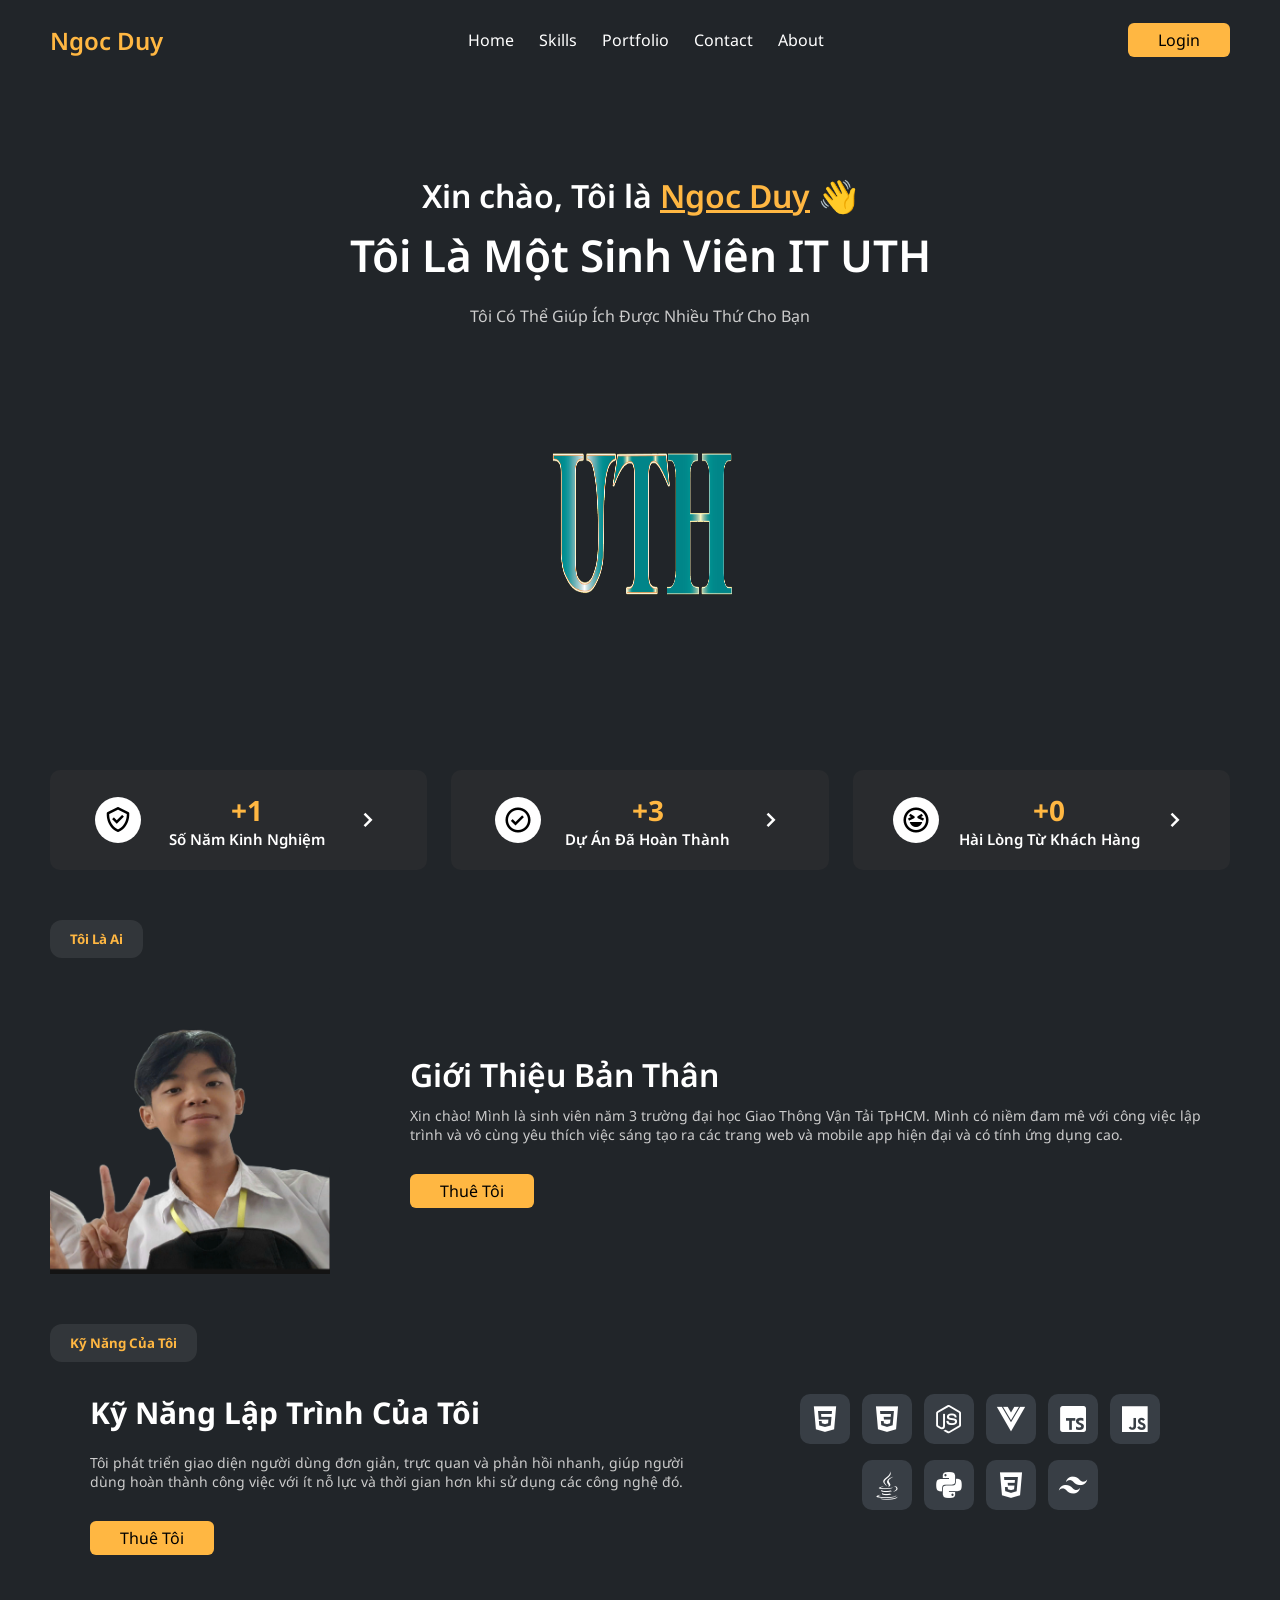
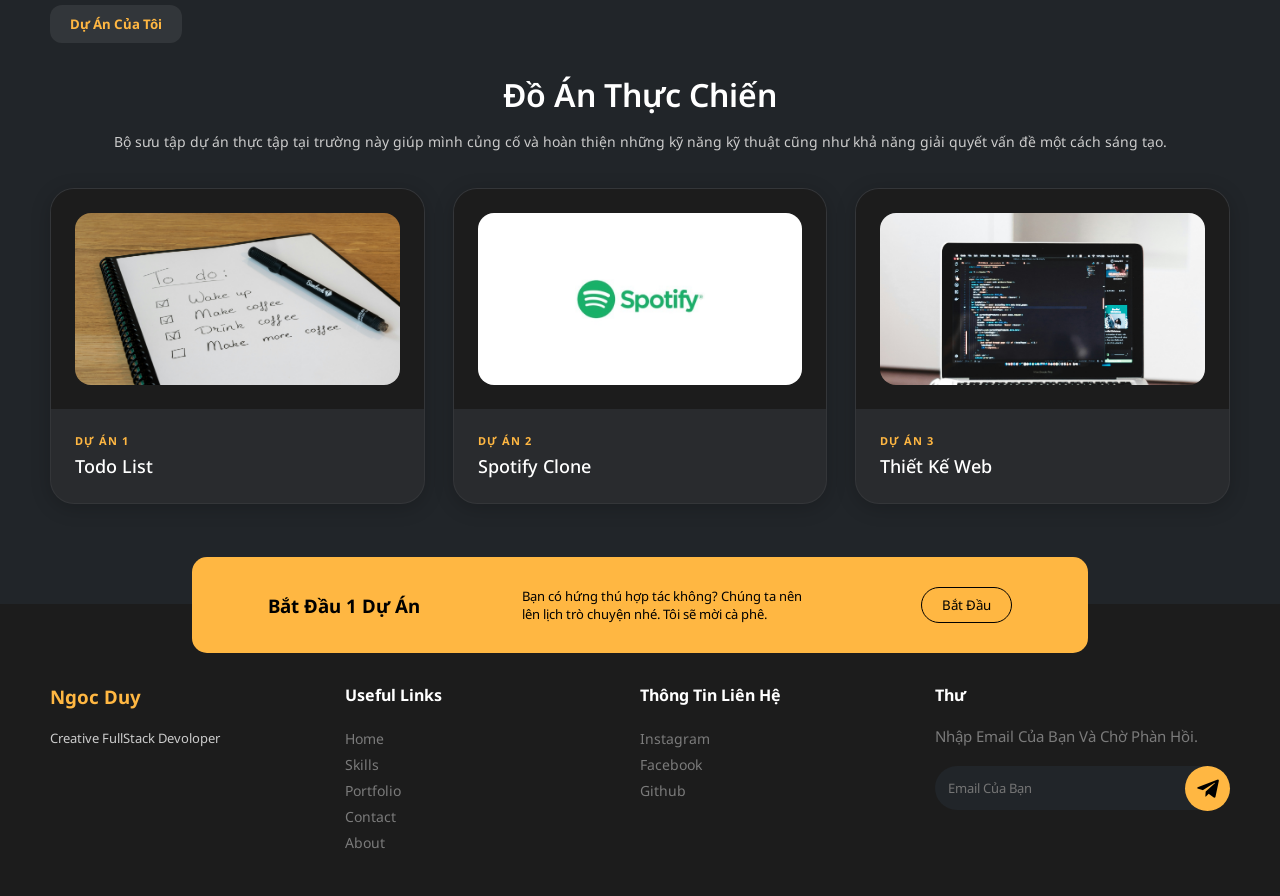
<file: index.html>
<!doctype html>
<html lang="en">
  <head>
    <meta charset="UTF-8" />
    <meta name="viewport" content="width=device-width, initial-scale=1.0" />
    <link
      href="https://unpkg.com/boxicons@2.1.4/css/boxicons.min.css"
      rel="stylesheet"
    />
    <link rel="stylesheet" href="./assets/css/root.css" />
    <link rel="stylesheet" href="./assets/css/style.css" />
    <title>Portfolio NgocDuy</title>
  </head>
  <body>
    <div class="navbar">
      <h2>Ngoc Duy</h2>
      <ul>
        <li><a href="#">Home</a></li>
        <li><a href="#">Skills</a></li>
        <li><a href="#">Portfolio</a></li>
        <li><a href="#">Contact</a></li>
        <li><a href="#">About</a></li>
      </ul>
      <button class="login-btn"><a href="login.html">Login</a></button>
    </div>

    <div class="main">
      <h4>Xin chào, Tôi là <span>Ngoc Duy</span> 👋</h4>
      <p class="title">Tôi Là Một Sinh Viên IT UTH</p>
      <p class="subtitle">Tôi Có Thể Giúp Ích Được Nhiều Thứ Cho Bạn</p>
      <img src="./assets/images/ut-logo.png" alt="" />
    </div>

    <div class="guarantee">
      <div class="item">
        <div class="icon">
          <i class="bx bx-check-shield"></i>
        </div>
        <div class="info">
          <h3>+1</h3>
          <p>Số Năm Kinh Nghiệm</p>
        </div>
        <i class="bx bx-chevron-right"></i>
      </div>
      <div class="item">
        <div class="icon">
          <i class="bx bx-check-circle"></i>
        </div>
        <div class="info">
          <h3>+3</h3>
          <p>Dự Án Đã Hoàn Thành</p>
        </div>
        <i class="bx bx-chevron-right"></i>
      </div>
      <div class="item">
        <div class="icon">
          <i class="bx bx-laugh"></i>
        </div>
        <div class="info">
          <h3>+0</h3>
          <p>Hài Lòng Từ Khách Hàng</p>
        </div>
        <i class="bx bx-chevron-right"></i>
      </div>
    </div>

    <h5 class="seprator">Tôi Là Ai</h5>

    <div class="about">
      <img src="./assets/images/image2.jpg" />
      <div class="info">
        <h3>Giới Thiệu Bản Thân</h3>
        <p>
          Xin chào! Mình là sinh viên năm 3 trường đại học Giao Thông Vận Tải
          TpHCM. Mình có niềm đam mê với công việc lập trình và vô cùng yêu
          thích việc sáng tạo ra các trang web và mobile app hiện đại và có tính
          ứng dụng cao.
        </p>
        <button class="login-btn hire-btn">Thuê Tôi</button>
      </div>
    </div>

    <h5 class="seprator">Kỹ Năng Của Tôi</h5>

    <div class="skills">
      <div class="left">
        <div class="info">
          <h3>Kỹ Năng Lập Trình Của Tôi</h3>
          <p>
            Tôi phát triển giao diện người dùng đơn giản, trực quan và phản hồi
            nhanh, giúp người dùng hoàn thành công việc với ít nỗ lực và thời
            gian hơn khi sử dụng các công nghệ đó.
          </p>
        </div>
        <button class="login-btn hire-btn">Thuê Tôi</button>
      </div>

      <div class="right">
        <div class="item"><i class="bx bxl-html5"></i></div>
        <div class="item"><i class="bx bxl-css3"></i></div>
        <div class="item"><i class="bx bxl-nodejs"></i></div>
        <div class="item"><i class="bx bxl-vuejs"></i></div>
        <div class="item"><i class="bx bxl-typescript"></i></div>
        <div class="item"><i class="bx bxl-javascript"></i></div>
        <div class="item"><i class="bx bxl-java"></i></div>
        <div class="item"><i class="bx bxl-python"></i></div>
        <div class="item"><i class="bx bxl-css3"></i></div>
        <div class="item"><i class="bx bxl-tailwind-css"></i></div>
      </div>
    </div>

    <h5 class="seprator">Dự Án Của Tôi</h5>

    <section class="projects__section">
      <div class="project">
        <div class="left">
          <div class="info">
            <h3>Đồ Án Thực Chiến</h3>
            <p>
              Bộ sưu tập dự án thực tập tại trường này giúp mình củng cố và hoàn
              thiện những kỹ năng kỹ thuật cũng như khả năng giải quyết vấn đề
              một cách sáng tạo.
            </p>
          </div>
        </div>

        <div class="projects__cards_container">
          <a href="https://github.com/nnduy-tech" target="_blank">
            <div class="projects_cards">
              <div class="projects__cards_wrapper">
                <img
                  src="./assets/images/project1.jpg"
                  alt="project1"
                  class="projects__cards_img"
                />
              </div>
              <div class="projects__cards_titles">
                <h4>dự án 1</h4>
                <h3>Todo List</h3>
              </div>
            </div>
          </a>

          <a href="https://github.com/nnduy-tech" target="_blank">
            <div class="projects_cards">
              <div class="projects__cards_wrapper">
                <img
                  src="./assets/images/project2.jpg"
                  alt="project1"
                  class="projects__cards_img"
                />
              </div>
              <div class="projects__cards_titles">
                <h4>dự án 2</h4>
                <h3>spotify clone</h3>
              </div>
            </div>
          </a>

          <a href="https://github.com/nnduy-tech" target="_blank">
            <div class="projects_cards">
              <div class="projects__cards_wrapper">
                <img
                  src="./assets/images/project3.jpg"
                  alt="project1"
                  class="projects__cards_img"
                />
              </div>
              <div class="projects__cards_titles">
                <h4>dự án 3</h4>
                <h3>Thiết kế web</h3>
              </div>
            </div>
          </a>
        </div>
      </div>
    </section>

    <footer>
      <div class="start">
        <h3>Bắt Đầu 1 Dự Án</h3>
        <p>
          Bạn có hứng thú hợp tác không? Chúng ta nên lên lịch trò chuyện nhé.
          Tôi sẽ mời cà phê.
        </p>
        <button>Bắt Đầu</button>
      </div>

      <div class="cols">
        <div class="about-col">
          <h3>Ngoc Duy</h3>
          <p>Creative FullStack Devoloper</p>
        </div>

        <div class="links-col">
          <h4>Useful Links</h4>
          <a href="#">Home</a>
          <a href="#">Skills</a>
          <a href="#">Portfolio</a>
          <a href="#">Contact</a>
          <a href="#">About</a>
        </div>

        <div class="links-col">
          <h4>Thông Tin Liên Hệ</h4>
          <a href="https://www.instagram.com/n.ng_dyi/" target="_blank"
            >Instagram</a
          >
          <a
            href="https://www.facebook.com/duy.nguyenngoc.376043"
            target="_blank"
            >Facebook</a
          >
          <a href="https://github.com/nnduy-tech" target="_blank">Github</a>
        </div>

        <div class="news-col">
          <h4>Thư</h4>
          <p>Nhập Email Của Bạn Và Chờ Phàn Hồi.</p>

          <form>
            <input type="email" placeholder="Email Của Bạn" />
            <button><i class="bx bxl-telegram"></i></button>
          </form>
        </div>
      </div>
    </footer>
  </body>
</html>
</file>
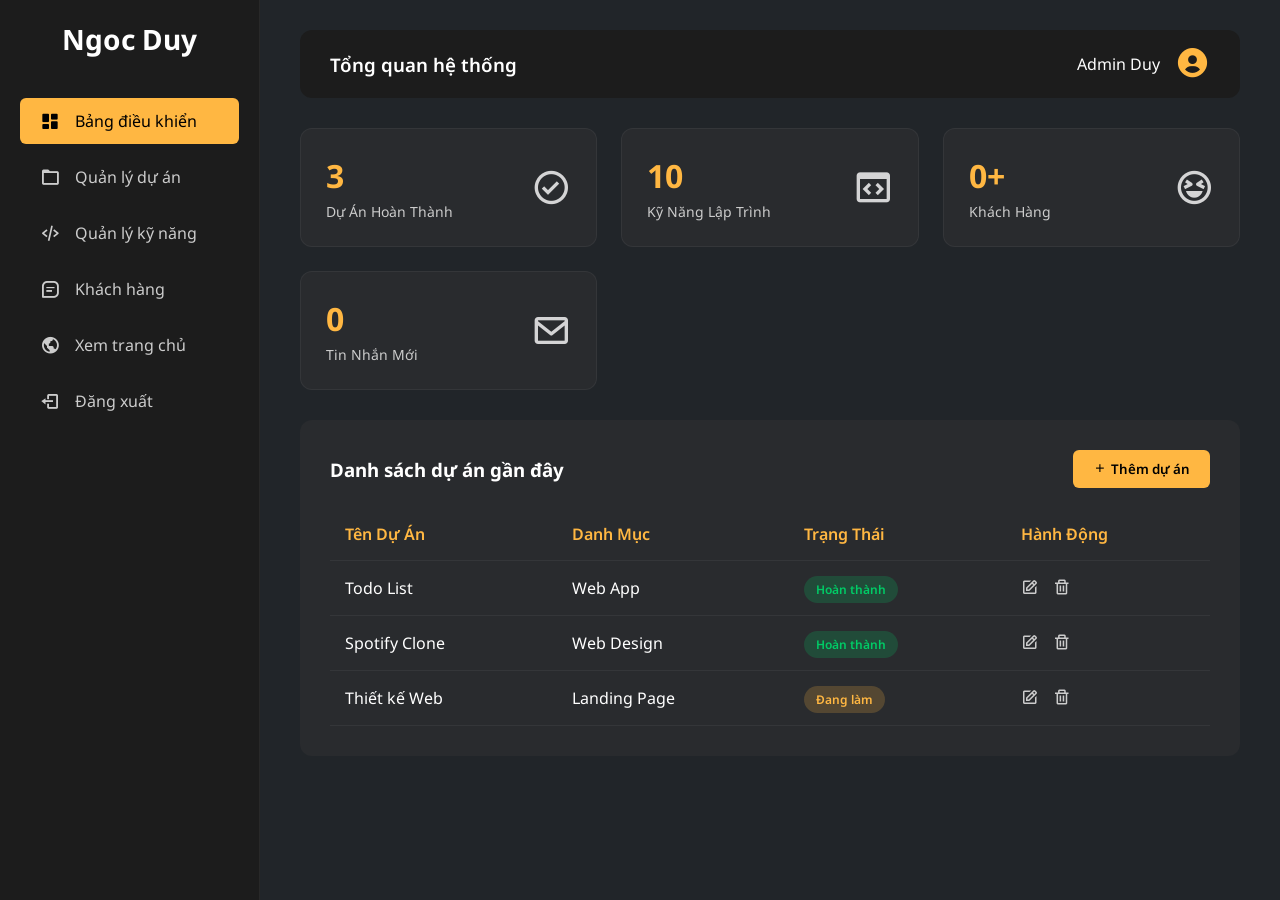
<file: admin.html>
<!doctype html>
<html lang="en">
  <head>
    <meta charset="UTF-8" />
    <meta name="viewport" content="width=device-width, initial-scale=1.0" />
    <title>Admin</title>
    <link
      href="https://unpkg.com/boxicons@2.1.4/css/boxicons.min.css"
      rel="stylesheet"
    />
    <link rel="stylesheet" href="./assets/css/root.css" />
    <link rel="stylesheet" href="./assets/css/admin.css" />
  </head>
  <body>
    <div class="admin-container">
      <aside class="sidebar">
        <div class="sidebar-logo">
          <h2>Ngoc Duy</h2>
        </div>
        <ul class="sidebar-menu">
          <li>
            <a href="#" class="active"
              ><i class="bx bxs-dashboard"></i> Bảng điều khiển</a
            >
          </li>
          <li>
            <a href="#"><i class="bx bx-folder"></i> Quản lý dự án</a>
          </li>
          <li>
            <a href="#"><i class="bx bx-code-alt"></i> Quản lý kỹ năng</a>
          </li>
          <li>
            <a href="#"
              ><i class="bx bx-message-square-detail"></i> Khách hàng</a
            >
          </li>
          <li>
            <a href="index.html"><i class="bx bx-world"></i> Xem trang chủ</a>
          </li>
          <li>
            <a href="login.html" class="logout"
              ><i class="bx bx-log-out"></i> Đăng xuất</a
            >
          </li>
        </ul>
      </aside>

      <main class="main-content">
        <header class="topbar">
          <div class="topbar-title">
            <h3>Tổng quan hệ thống</h3>
          </div>
          <div class="user-info">
            <span class="user-name">Admin Duy</span>
            <div class="user-avatar">
              <i class="bx bxs-user-circle"></i>
            </div>
          </div>
        </header>

        <section class="dashboard-cards">
          <div class="card">
            <div class="card-info">
              <h3>3</h3>
              <p>Dự Án Hoàn Thành</p>
            </div>
            <i class="bx bx-check-circle card-icon"></i>
          </div>
          <div class="card">
            <div class="card-info">
              <h3>10</h3>
              <p>Kỹ Năng Lập Trình</p>
            </div>
            <i class="bx bx-code-block card-icon"></i>
          </div>
          <div class="card">
            <div class="card-info">
              <h3>0+</h3>
              <p>Khách Hàng</p>
            </div>
            <i class="bx bx-laugh card-icon"></i>
          </div>
          <div class="card">
            <div class="card-info">
              <h3>0</h3>
              <p>Tin Nhắn Mới</p>
            </div>
            <i class="bx bx-envelope card-icon"></i>
          </div>
        </section>

        <section class="recent-projects">
          <div class="section-header">
            <h3>Danh sách dự án gần đây</h3>
            <button class="add-btn">
              <i class="bx bx-plus"></i> Thêm dự án
            </button>
          </div>
          <div class="table-responsive">
            <table>
              <thead>
                <tr>
                  <th>Tên Dự Án</th>
                  <th>Danh Mục</th>
                  <th>Trạng Thái</th>
                  <th>Hành Động</th>
                </tr>
              </thead>
              <tbody>
                <tr>
                  <td>Todo List</td>
                  <td>Web App</td>
                  <td><span class="status completed">Hoàn thành</span></td>
                  <td>
                    <button class="action-btn edit">
                      <i class="bx bx-edit"></i>
                    </button>
                    <button class="action-btn delete">
                      <i class="bx bx-trash"></i>
                    </button>
                  </td>
                </tr>
                <tr>
                  <td>Spotify Clone</td>
                  <td>Web Design</td>
                  <td><span class="status completed">Hoàn thành</span></td>
                  <td>
                    <button class="action-btn edit">
                      <i class="bx bx-edit"></i>
                    </button>
                    <button class="action-btn delete">
                      <i class="bx bx-trash"></i>
                    </button>
                  </td>
                </tr>
                <tr>
                  <td>Thiết kế Web</td>
                  <td>Landing Page</td>
                  <td><span class="status pending">Đang làm</span></td>
                  <td>
                    <button class="action-btn edit">
                      <i class="bx bx-edit"></i>
                    </button>
                    <button class="action-btn delete">
                      <i class="bx bx-trash"></i>
                    </button>
                  </td>
                </tr>
              </tbody>
            </table>
          </div>
        </section>
      </main>
    </div>
  </body>
</html>
</file>
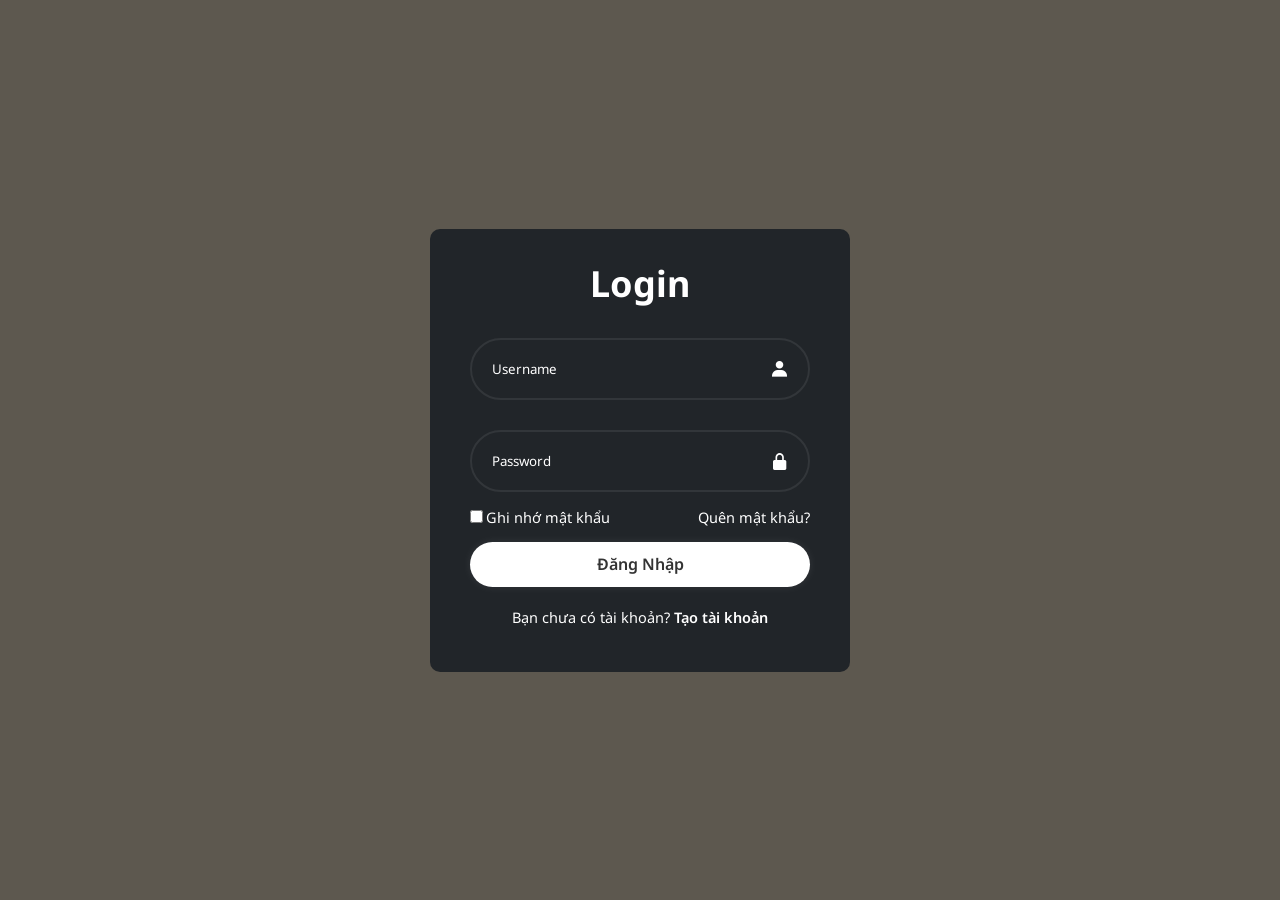
<file: login.html>
<!doctype html>
<html lang="en">
  <head>
    <meta charset="UTF-8" />
    <meta name="viewport" content="width=device-width, initial-scale=1.0" />
    <title>Login</title>
    <link rel="stylesheet" href="./assets/css/root.css" />
    <link rel="stylesheet" href="./assets/css/login.css" />
    <link
      href="https://unpkg.com/boxicons@2.1.4/css/boxicons.min.css"
      rel="stylesheet"
    />
  </head>
  <body>
    <div class="wrapper">
      <form action="">
        <h1>Login</h1>
        <div class="input-box">
          <input type="text" placeholder="Username" required />
          <i class="bx bxs-user"></i>
        </div>
        <div class="input-box">
          <input type="password" placeholder="Password" required />
          <i class="bx bxs-lock-alt"></i>
        </div>

        <div class="remember-forgot">
          <label><input type="checkbox" />Ghi nhớ mật khẩu</label>
          <a href="#">Quên mật khẩu?</a>
        </div>

        <button class="btn">
          <a href="admin.html">Đăng Nhập</a>
        </button>

        <div class="register-link">
          <p>
            Bạn chưa có tài khoản?
            <a href="#">Tạo tài khoản</a>
          </p>
        </div>
      </form>
    </div>
  </body>
</html>
</file>
<file: assets/css/root.css>
@import url('https://fonts.googleapis.com/css2?family=Noto+Sans:ital,wght@0,100..900;1,100..900&display=swap');

:root{
    --primary-color: #ffb742;
    --secondary-color: #fb8c00;
    --bg-color: #212529;
    --bg-login: #5d584f;
    --sidebar-bg: #1c1c1c;
    --card-bg: #292b2e;
    --text-light: #ffffff;
    --text-muted: #cccccc;
    --danger-color: #ff4d4d;
    --success-color: #00cc66;
    --border-radius-main: 12px;
    --border-radius-sm: 6px;
    --border-radius-btn: 40px; 
    --font-base: 16px;
}

*{
    margin: 0;
    padding: 0;
    box-sizing: border-box;
    font-family: 'Noto Sans', sans-serif;
}
</file>
<file: assets/css/style.css>
body{
    height: 100vh;
    background: var(--bg-color);
}

.navbar{
    display: flex;
    align-items: center;
    justify-content: space-between;
    height: 80px;
    padding: 0 50px;
}

.navbar h2{
    color: var(--primary-color);
    font-weight: 600;
}

.navbar ul{
    display: flex;
}

.navbar ul li{
    list-style: none;
}

.navbar ul li a{
    text-decoration: none;
    color: var(--text-light);
    font-size: var(--font-base);
    margin-right: 25px;
    transition: color 0.3s ease;
}

.navbar ul li:hover a{
    color: var(--primary-color);
}

.navbar ul li:last-child a{
    margin: 0;
}

.login-btn{
    background-color: var(--primary-color);
    padding: 6px 30px;
    border: none;
    font-size: var(--font-base);
    cursor: pointer;
    border-radius: var(--border-radius-sm);
    transition: background-color 0.3s ease;
}

.login-btn:hover{
    background: var(--secondary-color);
}

.login-btn a{
    text-decoration: none;
    color: #000;
}

.main{
    height: 640px;
    display: flex;
    flex-direction: column;
    align-items: center;
    justify-content: center;
}

.main h4{
    font-size: 32px;
    color: var(--text-light);
    font-weight: 600;
}

.main h4 span{
    color: var(--primary-color);
    text-decoration: underline;
}

.main p.title{
    font-size: 44px;
    font-weight: 600;
    color: var(--text-light);
    margin-top: 8px;
}

.main p.subtitle{
    font-size: var(--font-base);
    color: var(--text-muted);
    margin-top: 20px;
}

.main img{
    width: 200px;
    height: 200px;
    margin-top: 100px;
}

.guarantee{
    margin-top: 50px;
    padding: 0 50px;
    display: flex;
    flex-wrap: nowrap;
    gap: 24px;
}

.guarantee .item{
    background: var(--card-bg);
    display: flex;
    justify-content: space-around;
    align-items: center;
    height: 100px;
    width: 100%;
    border-radius: 10px;
    padding: 0 30px;
    border: 1px solid transparent;
    cursor: pointer;
    transform: all 0.3s ease;
}

.guarantee.item:hover{
    border-color: var(--primary-color);
}

.guarantee .item .icon{
    width: 46px;
    height: 46px;
    background: var(--text-light);
    border-radius: 50%;
    display: flex;
    align-items: center;
    justify-content: center;
    transition: background-color 0.3s ease;
}

.guarantee .item:hover .icon{
    background-color: var(--primary-color);
}

.guarantee .item .icon i{
    font-size: 30px;
}

.guarantee .item .info{
    display: flex;
    flex-direction: column;
    align-items: center;
}

.guarantee .item .info h3{
    color: var(--primary-color);
    font-size: 28px;
}

.guarantee .item .info p{
    color: var(--text-light);
    font-size: 15px;
    font-weight: 600;
}

.guarantee .item > i{
    color: var(--text-light);
    font-size: 30px;
    transition: color 0.3s ease;
}

.guarantee .item:hover > i{
    color: var(--primary-color);
}

.seprator{
    margin: 50px 50px 30px;
    padding: 10px 20px;
    background: rgba(255, 255, 255, 0.08);
    display: inline-block;
    color: var(--primary-color);
    border-radius: var(--border-radius-main);
}

.about{
    display: flex;
    justify-content: space-between;
    align-items: center;
    gap: 80px;
    padding: 0 50px;
}

.about img{
    width: 280px;
}

.about .info h3{
    color: var(--text-light);
    font-size: 32px;
    font-weight: 600;
    margin-bottom: 10px;
}

.about .info p{
    color: var(--text-muted);
    font-size: 14px;
}

.about .info button{
    margin-top: 30px;
}

.skills{
    display: flex;
    justify-content: space-around;
    padding: 0 50px;
}

.skills .left{
    width: 600px;
}

.skills .left .info h3{
    color: var(--text-light);
    font-size: 30px;
    margin-bottom: 20px;
}

.skills .left .info p{
    color: var(--text-muted);
    font-size: 14px;
}

.skills .left button{
    margin-top: 30px;
}

.skills .right{
    width: 420px;
    height: 120px;
    display: flex;
    align-items: center;
    justify-content: center;
    flex-wrap: wrap;
    gap: 12px;
}

.skills .right .item{
    display: flex;
    align-items: center;
    justify-content: center;
    background: #383e45;
    width: 50px;
    height: 50px;
    border-radius: 10px;
}

.skills .right .item i{
    font-size: 34px;
    color: var(--text-light);
}

footer{
    position: relative;
    background: var(--sidebar-bg);
    padding: 80px 50px 40px;
    margin-top: 100px;
}

footer .start{
    display: flex;
    align-items: center;
    justify-content: space-around;
    position: absolute;
    background-color: var(--primary-color);
    padding: 30px 25px;
    border-radius: 15px;
    width: 70%;
    top: -16%;
    left: 15%;
}

footer .start p{
    font-size: 13px;
    width: 35%;
}

footer .start button{
    background: transparent;
    border: 1px solid #000;
    cursor: pointer;
    padding: 8px 20px;
    border-radius: 100px;
    transition: all 0.3s ease;
}

footer .start button:hover{
    background-color: var(--text-light);
    border-color: var(--text-light);
}

footer .cols{
    display: flex;
    align-items: start;
}

footer .cols .about-col{
    flex: 3;
}

footer .cols .about-col h3{
    color: var(--primary-color);
    margin-bottom: 20px;
}

footer .cols .about-col p{
    color: var(--text-muted);
    font-size: 13px;
}

footer .cols .links-col{
    flex: 3;
}

footer .cols .links-col h4, footer .cols .news-col h4{
    color: var(--text-light);
    margin-bottom: 20px;
}

footer .cols .links-col a{
    display: block;
    text-decoration: none;
    color: #7b7b7b;
    font-size: 14px;
    line-height: 26px;
    transition: color 0.3s ease;
}

footer .cols .links-col a:hover{
    color: var(--primary-color);
}

footer .cols .news-col{
    flex: 3;
}

footer .cols .news-col p{
    color: #7b7b7b;
    font-size: 15px;
}

footer .cols .news-col form{
    width: 100%;
    margin-top: 20px;
    position: relative;
}

footer .cols .news-col form input{
    width: 100%;
    background: var(--bg-color);
    border: none;
    padding: 13px;
    border-radius: 100px;
    font-weight: 400;
    font-size: 13px;
}

footer .cols .news-col form button{
    display: flex;
    align-items: center;
    justify-content: center;
    width: 45px;
    height: 45px;
    background: var(--primary-color);
    border: none;
    border-radius: 50%;
    position: absolute;
    top: 0;
    right: 0;
    cursor: pointer;
    transition: background-color 0.3s ease;
}

footer .cols .news-col form button:hover{
    background-color: var(--secondary-color);
}

footer .cols .news-col form button i{
    font-size: 26px;
}

@media screen and (max-width: 1024px){
    .guarantee{
        flex-wrap: wrap;
        gap: 10px;
    }
    .guarantee .item{
        flex-basis: 49%;
    }

    .skills{
        justify-content: space-between;
        gap: 20px;
    }

    .skills .left{
        width: 500px;
    }

    .skills .left .info h3{
        font-size: 22px;
    }

    .skills .left info p{
        font-size: 13px;
    }

    .project{
        justify-content: space-between;
        gap: 20px;
    }

    .project .left{
        width: 500px;
    }

    .project .left .info h3{
        font-size: 22px;
    }

    .project .left info p{
        font-size: 13px;
    }

    footer{
        margin-top: 150px;
    }

    footer .start{
        width: 90%;
        left: 5%;
        top: -20%;
    }

    footer .cols{
        flex-wrap: wrap;
    }

    footer .cols .about-col{
        flex-basis: 50%;
    }

    footer .cols .links-col{
        flex-basis: 50%;
    }

    footer .cols .news-col{
        flex-basis: 50%;
    }
}

@media screen and (max-width: 1024px) {
    .navbar button{
        display: none;
    }
    
    .main h4{
        font-size: 24px;
    }

    .main p.title{
        font-size: 36px;
    }

    .main p.subtitle{
        font-size: 14px;
    }

    .guarantee .item{
        flex-basis: 100%;
    }

    .about{
        flex-wrap: wrap;
        justify-content: center;
    }
}

@media screen and (max-width: 768px){
    .navbar{
        justify-content: center;
    }

    .navbar h2{
        display: none;
    }

    .navbar ul li a{
        font-size: 14px;
    }

    .main{
        margin-top: 50px;
        height: 320px;
        justify-content: start;
    }

    .main h4{
        font-size: 20px;
    }

    .main p.title{
        font-size: 28px;
    }

    .main p.subtitle{
        font-size: 12px;
    }

    .main img{
        margin-top: 40px;
        width: 150px;
        height: 150px;
    }

    .skills{
        flex-wrap: wrap;
        justify-content: center;
    }

    .skills .right{
        justify-content: space-around;
    }

    .skills .left .info h3{
        font-size: 20px;
    }

    .project{
        flex-wrap: wrap;
        justify-content: center;
    }

    .project .left .info h3{
        font-size: 20px;
    }

    footer .start{
        top: -8%;
    }

    footer .start p{
        display: none;
    }

    footer .cols .about-col{
        flex-basis: 100%;
        margin-bottom: 40px;
    }

    footer .cols .links-col{
        flex-basis: 100%;
        margin-bottom: 20px;
    }

    footer .cols .news-col{
        flex-basis: 100%;
    }
}

@media screen and (max-width: 480px) {
    .main p.title{
        font-size: 18px;
    }

    .main p.subtitle{
        font-size: 10px;
    }
    
    .guarantee .item .info h3{
        font-size: 20px;
    }

    .guarantee .item .info p{
        font-size: 12px;
    }
}

.project {
    padding: 0 50px;
    justify-content: space-around;
}

.project .left {
    width: 100%;
    margin-bottom: 35px;
}

.project .left .info h3 {
    color: var(--text-light);
    font-size: 32px;
    text-align: center;
    margin-bottom: 15px;
    font-weight: 600;
}

.project .left .info p {
    color: var(--text-muted);
    font-size: 14px;
    line-height: 1.6;
    text-align: center;
    /* max-width: 800px; */
}

.projects__cards_container {
    display: grid;
    grid-template-columns: repeat(auto-fit, minmax(280px, 1fr));
    grid-gap: 28px;
    width: 100%;
}

.projects__cards_container a {
    text-decoration: none;
    display: flex;
}

.projects_cards {
    background: var(--card-bg);
    border: 1px solid rgba(255, 255, 255, 0.05);
    border-radius: 24px;
    overflow: hidden;
    display: flex;
    flex-direction: column;
    width: 100%;
    box-shadow: 0 4px 20px rgba(0, 0, 0, 0.2);
    transition: all 0.4s ease;
}

.projects_cards:hover {
    border-color: var(--primary-color);
    transform: translateY(-8px);
    box-shadow: 0 12px 30px rgba(255, 183, 66, 0.15);
}

.projects__cards_wrapper {
    background: var(--sidebar-bg);
    padding: 24px;
    display: flex;
    justify-content: center;
    align-items: center;
    height: 220px;
}

.projects__cards_img {
    width: 100%;
    height: 100%;
    object-fit: cover;
    border-radius: 16px;
    transition: transform 0.4s ease;
}

.projects_cards:hover .projects__cards_img {
    transform: scale(1.04);
}

.projects__cards_titles {
    padding: 24px;
    display: flex;
    flex-direction: column;
    gap: 6px;
}

.projects__cards_titles h4 {
    font-size: 11px;
    text-transform: uppercase;
    color: var(--primary-color);
    letter-spacing: 1px;
}

.projects__cards_titles h3 {
    font-size: 18px;
    font-weight: 500;
    color: var(--text-light);
    line-height: 1.4;
    text-transform: capitalize;
}
</file>
<file: assets/css/admin.css>
body{
    background-color: var(--bg-color);
    color: var(--text-light);
}

.admin-container{
    display: grid;
    grid-template-columns: 260px 1fr;
    min-height: 100vh;
}

.sidebar{
    background-color: var(--sidebar-bg);
    padding: 20px;
    display: flex;
    flex-direction: column;
    border-right: 1px solid rgba(255, 255, 255, 0.05);
}

.sidebar-logo{
    margin-bottom: 40px;
    text-align: center;
}

.sidebar-logo h2{
    color: var(--text-light);
    font-size: 28px;
}

.sidebar-logo span{
    color: var(--primary-color);
}

.sidebar-menu{
    list-style: none;
    display: flex;
    flex-direction: column;
    gap: 10px;
}

.sidebar-menu li a{
    display: flex;
    align-items: center;
    gap: 15px;
    text-decoration: none;
    color: var(--text-muted);
    font-size: var(--font-base);
    padding: 12px 20px;
    border-radius: var(--border-radius-sm);
    transition: all 0.3s ease;
}

.sidebar-menu li a i{
    font-size: 20px;
}

.sidebar-menu li a:hover, .sidebar-menu li a.active{
    background-color: var(--primary-color);
    color: #000;
}

.sidebar-menu li a.logout:hover{
    background-color: var(--danger-color);
    color: var(--text-light);
}

.main-content{
    padding: 30px 40px;
    display: flex;
    flex-direction: column;
    gap: 30px;
}

.topbar{
    display: flex;
    justify-content: space-between;
    align-items: center;
    background-color: var(--sidebar-bg);
    padding: 15px 30px;
    border-radius: var(--border-radius-main);
}

.topbar-title h3{
    font-weight: 600;
}

.user-info{
    display: flex;
    align-items: center;
    gap: 15px;
}

.user-avatar i{
    font-size: 35px;
    color: var(--primary-color);
}

.dashboard-cards{
    display: grid;
    grid-template-columns: repeat(auto-fit, minmax(220px, 1fr));
    gap: 24px;
}

.card{
    background-color: var(--card-bg);
    padding: 25px;
    border-radius: var(--border-radius-main);
    display: flex;
    justify-content: space-between;
    align-items: center;
    border: 1px solid rgba(255, 255, 255, 0.05);
    transition: transform 0.3s ease;
}

.card:hover{
    transform: translateY(-5px);
    border-color: var(--primary-color);
}

.card-info h3{
    font-size: 32px;
    color: var(--primary-color);
}

.card-info p{
    color: var(--text-muted);
    font-size: 14px;
    margin-top: 5px;
}

.card-icon{
    font-size: 40px;
    color: var(--text-light);
    opacity: 0.8;
}

.recent-projects{
    background-color: var(--card-bg);
    padding: 30px;
    border-radius: var(--border-radius-main);
}

.section-header{
    display: flex;
    justify-content: space-between;
    align-items: center;
    margin-bottom: 20px;
}

.add-btn{
    background-color: var(--primary-color);
    color: #000;
    border: none;
    padding: 10px 20px;
    border-radius: var(--border-radius-sm);
    cursor: pointer;
    font-weight: 600;
    display: flex;
    align-items: center;
    gap: 5px;
    transition: background 0.3s;
}

.add-btn:hover{
    background-color: var(--secondary-color);
}

.table-responsive{
    width: 100%;
    overflow-x: auto;
}

table{
    width: 100%;
    border-collapse: collapse;
}

table th, table td{
    padding: 15px;
    text-align: left;
    border-bottom: 1px solid rgba(255, 255, 255, 0.05);
}

table th{
    color: var(--primary-color);
    font-weight: 600;
}

.status{
    padding: 5px 12px;
    border-radius: 20px;
    font-size: 12px;
    font-weight: 600;
}

.status.completed{
    background-color: rgba(0, 204, 102, 0.2);
    color: var(--success-color);
}

.status.pending{
    background-color: rgba(255, 183, 66, 0.2);
    color: var(--primary-color);
}

.action-btn{
    background: transparent;
    border: none;
    color: var(--text-muted);
    cursor: pointer;
    font-size: 18px;
    margin-right: 10px;
    transition: color 0.3s;
}

.action-btn.edit:hover{ 
    color: var(--success-color); 
}

.action-btn.delete:hover{ 
    color: var(--danger-color); 
}

@media screen and (max-width: 1024px){
    .admin-container{
        grid-template-columns: 80px 1fr;
    }

    .sidebar-logo h2{
        font-size: 0;
    }

    .sidebar-logo span::before{
        content: "ND";
        font-size: 24px;
        font-weight: bold;
    }

    .sidebar-menu li a span, .sidebar-menu li a{
        justify-content: center;
        padding: 15px 0;
    }
    
    .sidebar-menu li a{
        font-size: 0;
    }
    
    .sidebar-menu li a i{
        font-size: 24px;
    }
}

@media screen and (max-width: 768px){
    .admin-container{
        grid-template-columns: 1fr;
    }

    .sidebar{
        display: none;
    }

    .main-content{
        padding: 20px;
    }

    .topbar{
        flex-direction: column;
        gap: 15px;
        text-align: center;
    }

    .dashboard-cards{
        grid-template-columns: 1fr;
    }
    
    .section-header{
        flex-direction: column;
        gap: 15px;
        align-items: flex-start;
    }
}
</file>
<file: assets/css/login.css>
body{
    display: flex;
    justify-content: center;
    align-items: center;
    min-height: 100vh;
    background: var(--bg-login);
}

.wrapper{
    width: 420px;
    background: var(--bg-color);
    color: var(--text-light);
    border-radius: 10px;
    padding: 30px 40px;
}

.wrapper h1{
    font-size: 36px;
    text-align: center;
}

.wrapper .input-box{
    position: relative;
    width: 100%;
    height: 50%;
    margin: 30px 0;
}

.input-box input{
    width: 100%;
    height: 100%;
    background: transparent;
    border: none;
    outline: none;
    border: 2px solid rgba(255, 255, 255, 0.08);
    border-radius: var(--border-radius-btn);
    color: var(--text-light);
    padding: 20px 45px 20px 20px;
}

.input-box input::placeholder{
    color: var(--text-light);
}

.input-box i{
    position: absolute;
    right: 20px;
    top: 50%;
    transform: translateY(-50%);
    font-size: 20px;
}

.wrapper .remember-forgot{
    display: flex;
    justify-content: space-between;
    font-size: 14.5px;
    margin: -15px 0 15px;
}

.remember-forgot label input{
    accent-color: var(--text-light);
    margin-right: 3px;
}

.remember-forgot a{
    color: var(--text-light);
    text-decoration: none;
}

.remember-forgot a:hover{
    text-decoration: underline;
}

.wrapper .btn{
    width: 100%;
    height: 45px;
    background: var(--text-light);
    border: none;
    outline: none;
    border-radius: var(--border-radius-btn);
    box-shadow: 0 0 10px rgba(255, 255, 255, 0.08);
    cursor: pointer;
    font-size: var(--font-base);
    font-weight: 600;
}

.wrapper .btn a{
    color: #333;
    text-decoration: none;
}

.wrapper .register-link{
    font-size: 14.5px;
    text-align: center;
    margin: 20px 0 15px;
}

.register-link p a{
    color: var(--text-light);
    text-decoration: none;
    font-weight: 600;
}

.register-link p a:hover{
    text-decoration: underline;
}
</file>
